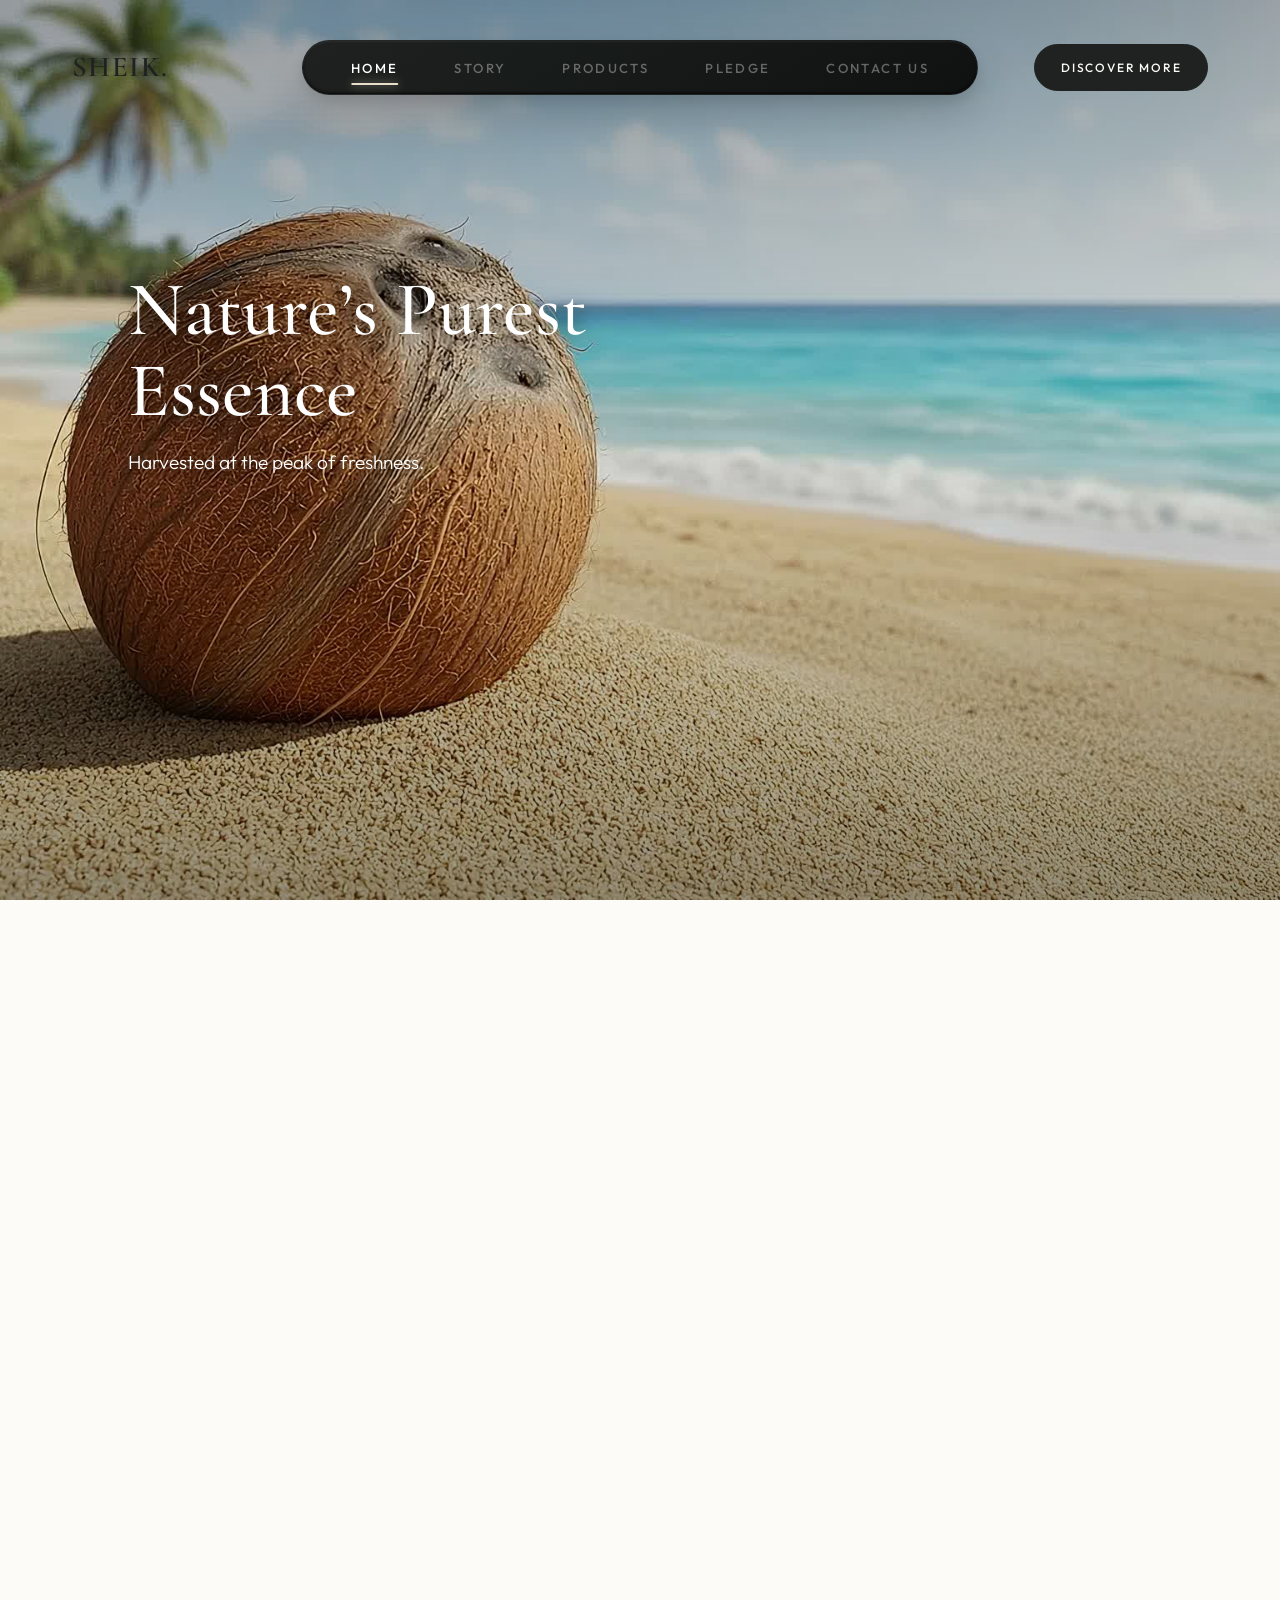
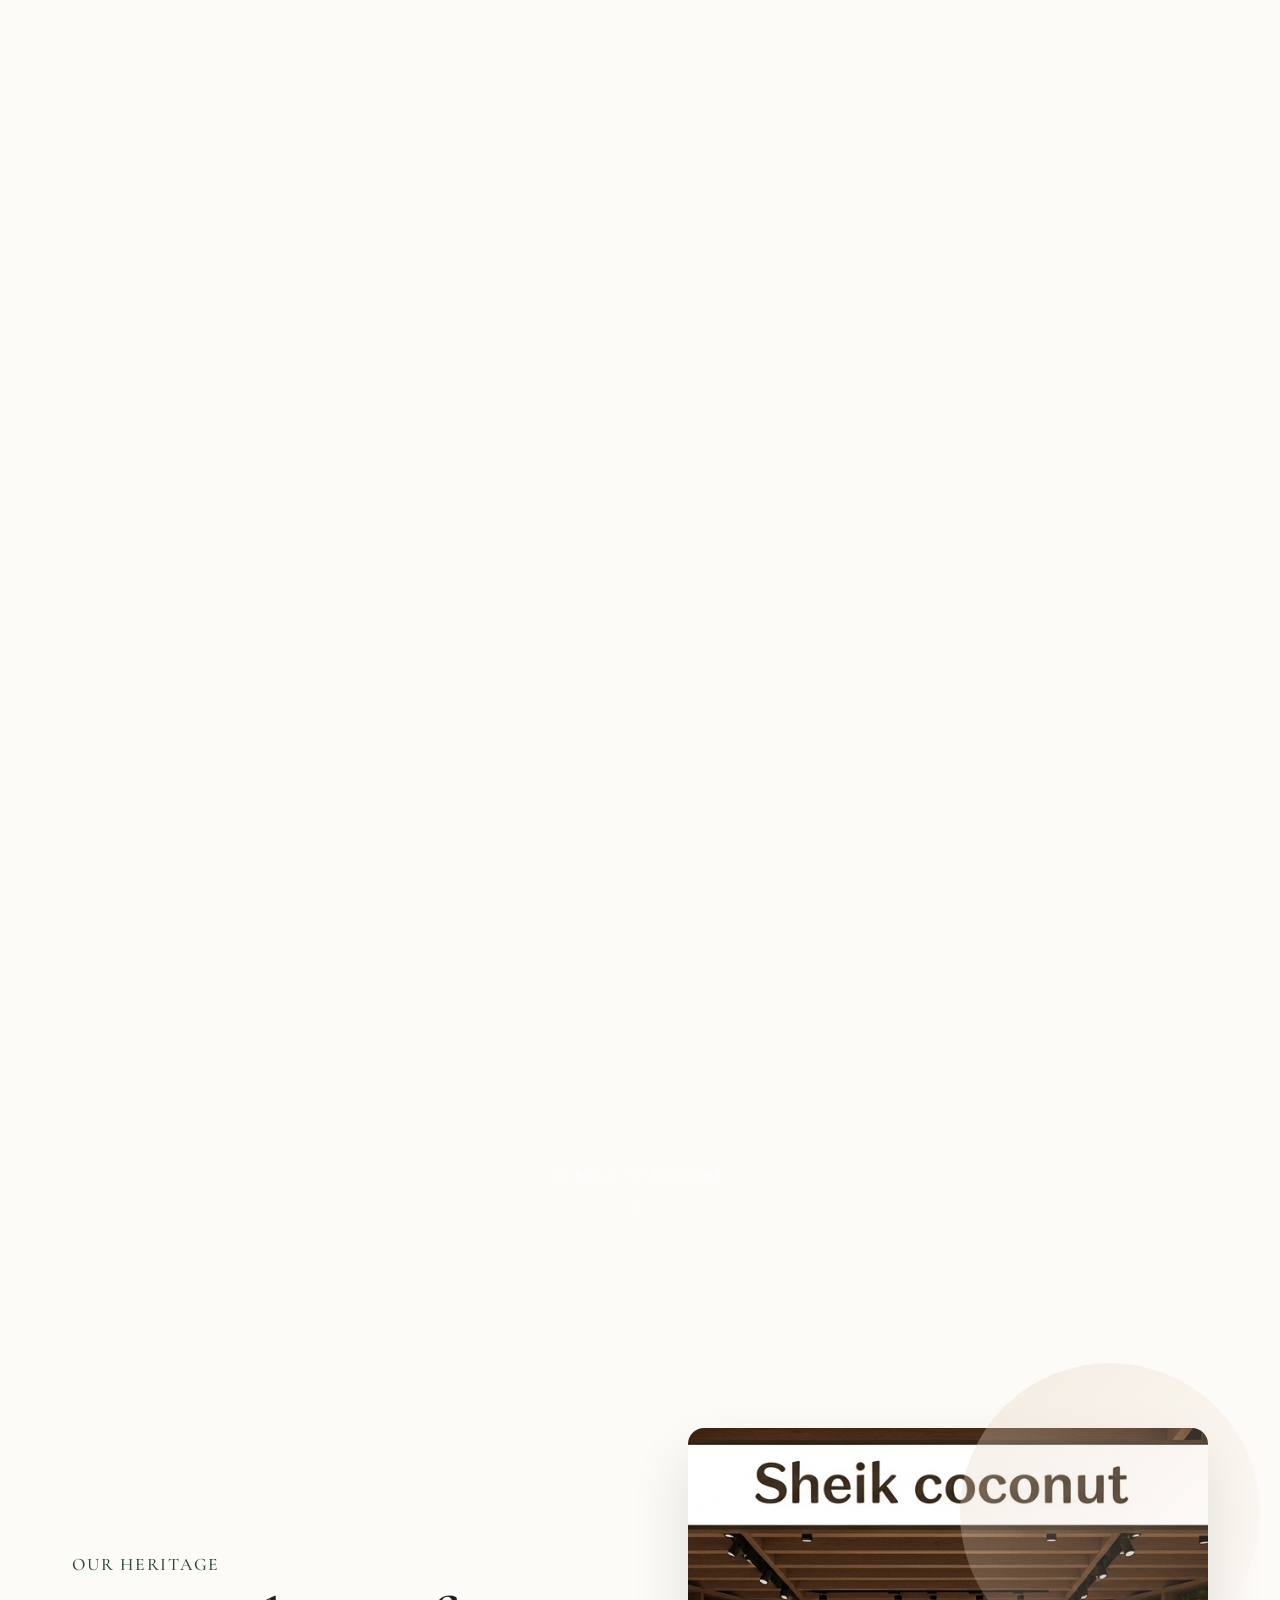
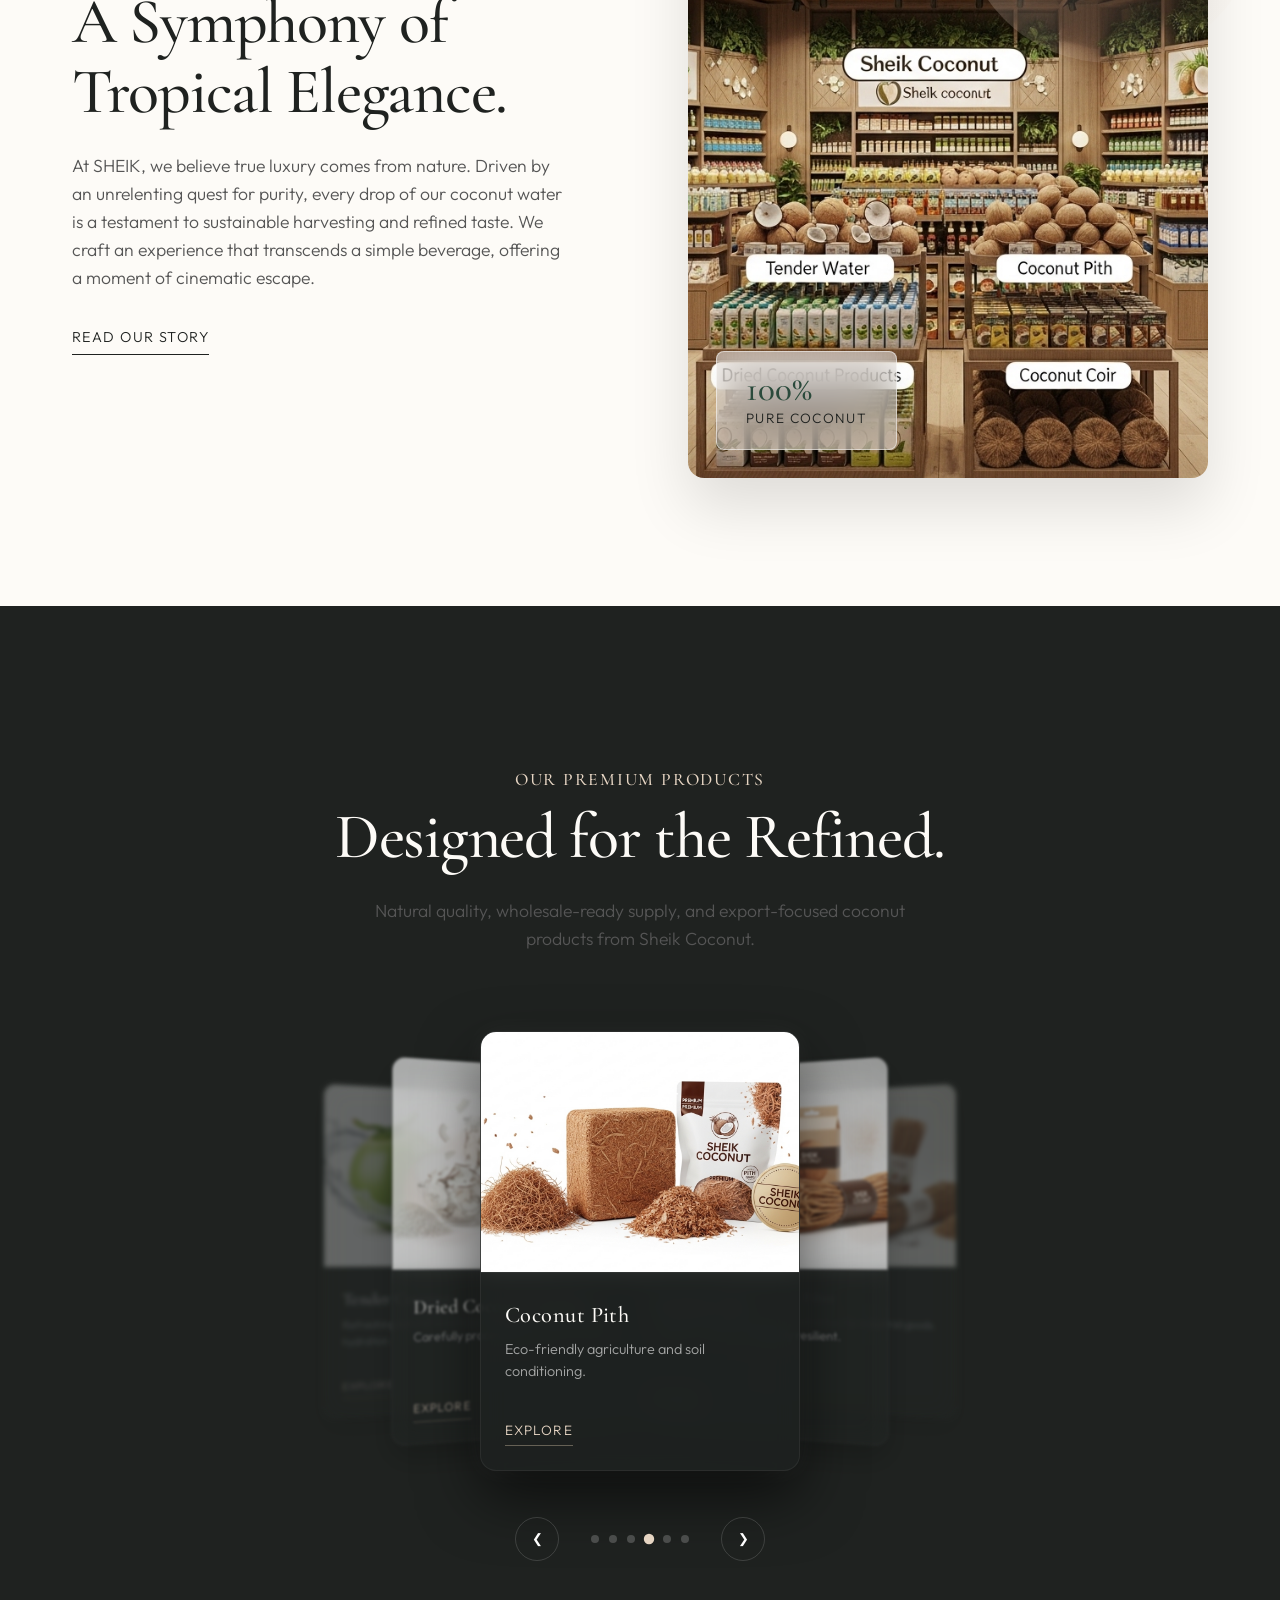
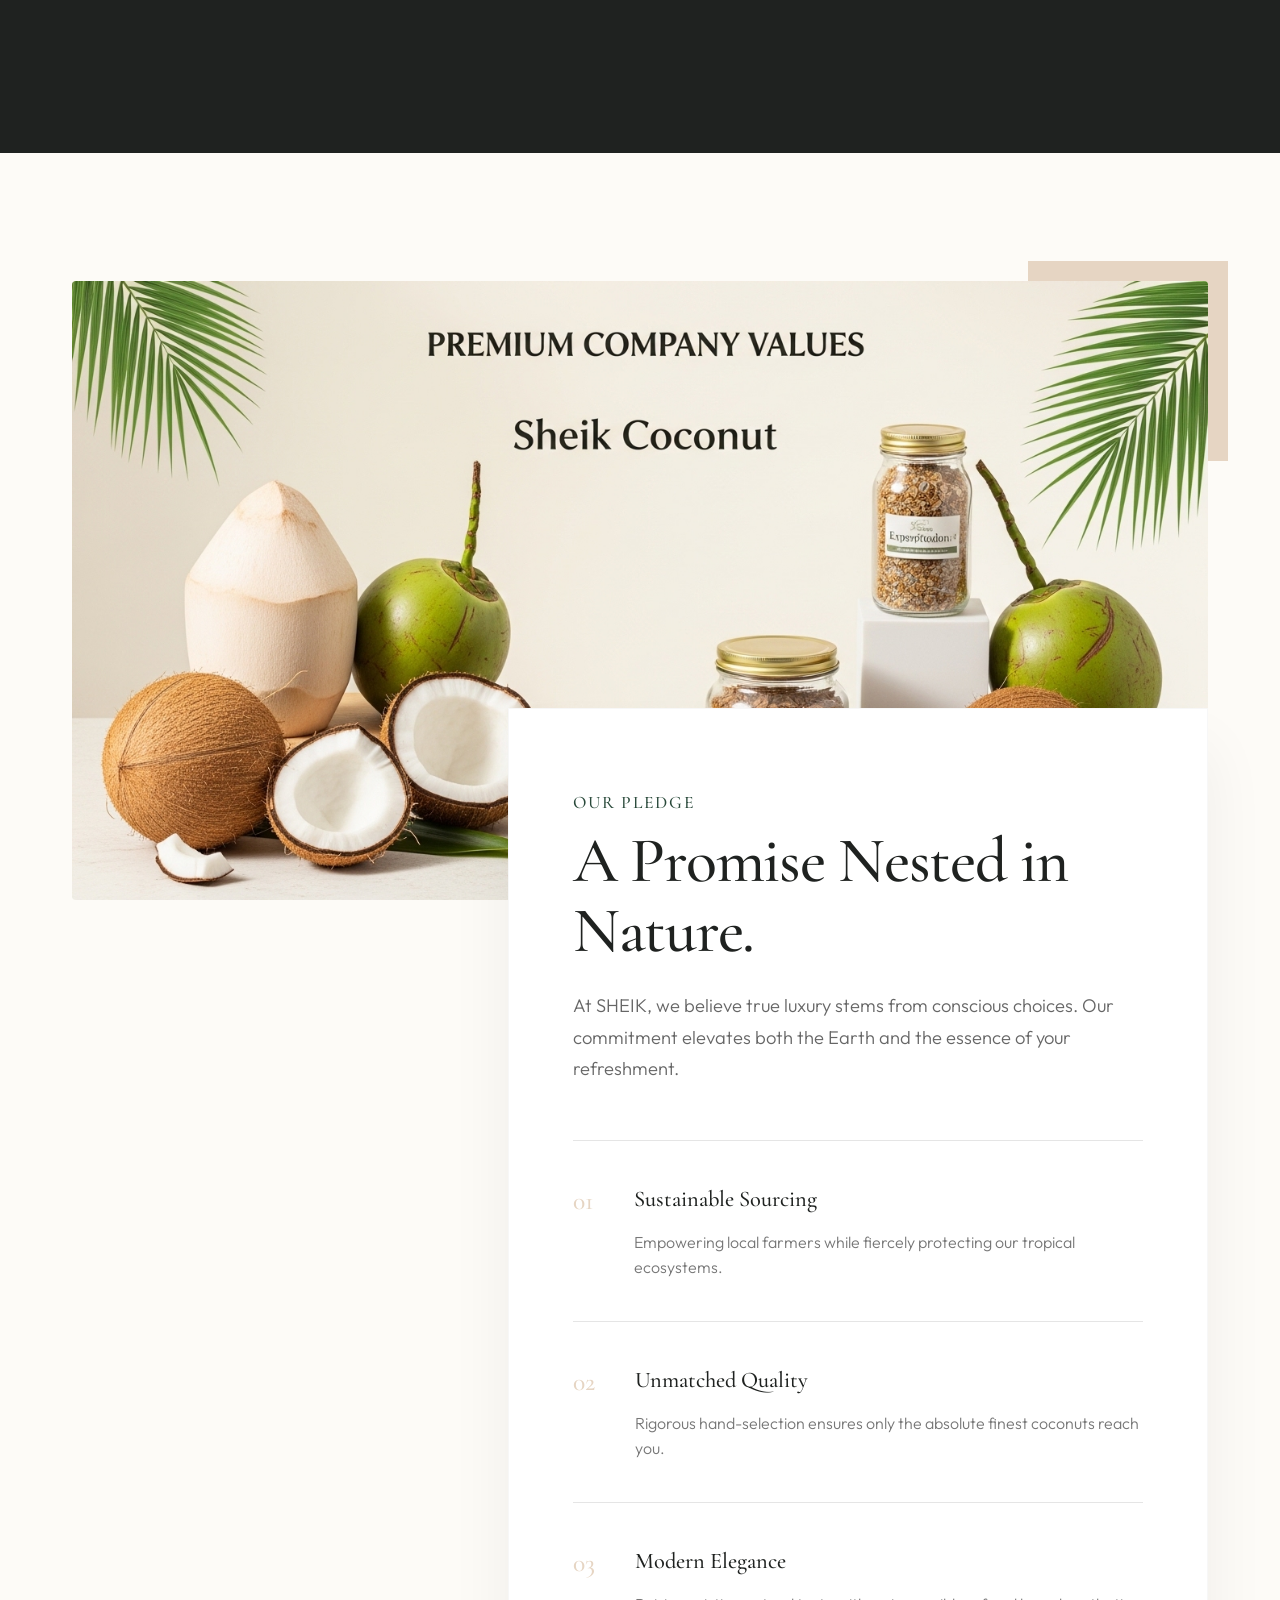
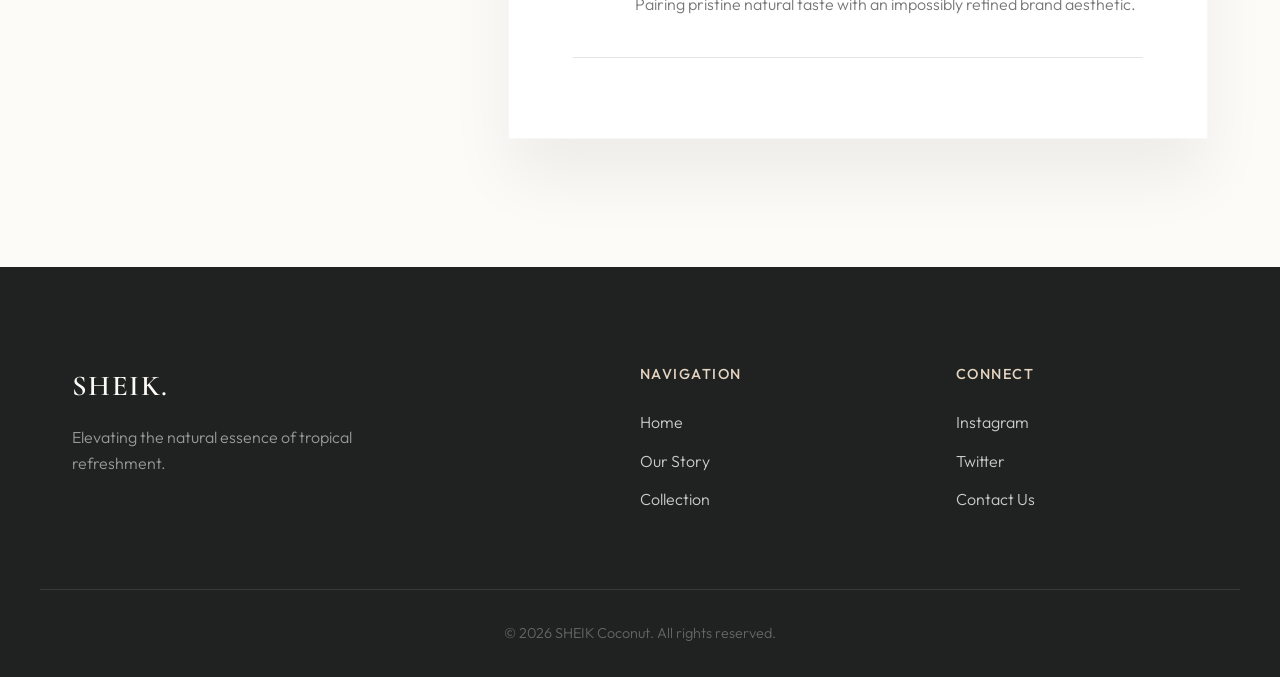
<file: index.html>
<!DOCTYPE html>
<html lang="en">
<head>
    <meta charset="UTF-8">
    <meta name="viewport" content="width=device-width, initial-scale=1.0">
    <title>SHEIK - Premium Coconut Water</title>
    <meta name="description" content="Discover the pure, natural freshness of SHEIK Coconut. Premium tropical beverages sourced sustainably.">
    <!-- Google Fonts for Typography -->
    <link rel="preconnect" href="https://fonts.googleapis.com">
    <link rel="preconnect" href="https://fonts.gstatic.com" crossorigin>
    <link href="https://fonts.googleapis.com/css2?family=Cormorant+Garamond:wght@400;500;600;700&family=Outfit:wght@300;400;500;600&display=swap" rel="stylesheet">
    <link rel="stylesheet" href="style.css">
</head>
<body>

    <!-- Header -->
    <header class="site-header">
        <div class="header-container">
            <div class="logo">
                <a href="#">SHEIK.</a>
            </div>
            <nav class="pill-nav">
                <ul>
                    <li><a href="index.html" class="active">Home</a></li>
                    <li><a href="./story.html">Story</a></li>
                    <li><a href="product.html">Products</a></li>
                    <li><a href="companyValue.html">Pledge</a></li>
                    <li><a href="contact.html">Contact Us</a></li>
                </ul>
            </nav>
            <div class="header-cta">
                <a href="product.html" class="btn-primary">Discover More</a>
            </div>
        </div>
    </header>

    <main>
        <!-- Hero Section with Canvas for Image Sequence -->
        <section class="hero" id="hero">
            <div class="canvas-container">
                <canvas id="hero-canvas"></canvas>
            </div>
            
            <div class="hero-content-wrapper">
                <!-- Text blocks synchronized with scroll -->
                <div class="hero-text-block seq-1 visible">
                    <h1 class="hero-title">Nature’s Purest <br>Essence</h1>
                    <p class="hero-subtitle">Harvested at the peak of freshness.</p>
                </div>
                
                <div class="hero-text-block seq-2">
                    <h2 class="hero-title-small">Tropical Origin</h2>
                    <p class="hero-subtitle">Sourced from the heart of pristine, sun-drenched shores.</p>
                </div>

                <div class="hero-text-block seq-3 bottom-right">
                    <h2 class="hero-title-small">Refreshing Taste</h2>
                    <p class="hero-subtitle">A sip of luxury that revitalizes your body and soul.</p>
                </div>
            </div>
            <div class="scroll-indicator">
                <span>Scroll to Explore</span>
                <div class="scroll-line"></div>
            </div>
        </section>

        <!-- About Section -->
        <section class="about section-spacing" id="about">
            <div class="container dual-col">
                <div class="about-content scroll-reveal">
                    <span class="eyebrow">Our Heritage</span>
                    <h2 class="section-title">A Symphony of Tropical Elegance.</h2>
                    <p class="section-body">
                        At SHEIK, we believe true luxury comes from nature. Driven by an unrelenting quest for purity, every drop of our coconut water is a testament to sustainable harvesting and refined taste.
                        We craft an experience that transcends a simple beverage, offering a moment of cinematic escape.
                    </p>
                    <a href="story.html" class="link-btn">Read our story</a>
                </div>
                <div class="about-visual scroll-reveal right-delay">
                    <div class="visual-panel">
                        <img 
                            src="assests/story/sheikCoconut.png" 
                            alt="SHEIK Coconut Water" 
                            class="coconut-img"
                        />
                        <div class="visual-inner glass-panel">
                            <h3>100%</h3>
                            <p>Pure Coconut</p>
                        </div>
                    </div>
                    <div class="decoration-circle"></div>
                </div>
            </div>
        </section>

        <!-- Product Section (3D Coverflow Carousel) -->
        <section class="products section-spacing dark-bg" id="products">
            <div class="container coverflow-wrapper">
                <div class="section-header text-center scroll-reveal">
                    <span class="eyebrow">Our Premium Products</span>
                    <h2 class="section-title">Designed for the Refined.</h2>
                    <p class="section-body mx-auto coverflow-subtitle">Natural quality, wholesale-ready supply, and export-focused coconut products from Sheik Coconut.</p>
                </div>
                
                <div class="coverflow-container scroll-reveal delay-1">
                    <div class="coverflow-track" id="cf-track">
                        <!-- Card 1 -->
                        <div class="coverflow-card">
                            <div class="cf-image-wrapper">
                                <img src="assests/products/sheik CoconutOil.jpeg" alt="Coconut Oil" loading="lazy">
                            </div>
                            <div class="cf-content">
                                <h3 class="cf-title">Coconut Oil</h3>
                                <p class="cf-desc">Pure, aromatic, and naturally extracted.</p>
                                <a href="product.html" class="cf-btn">Explore</a>
                            </div>
                        </div>

                        <!-- Card 2 -->
                        <div class="coverflow-card">
                            <div class="cf-image-wrapper">
                                <img src="assests/products/Sheik Coconut.jpeg" alt="Tender Coconut" loading="lazy">
                            </div>
                            <div class="cf-content">
                                <h3 class="cf-title">Tender Coconut</h3>
                                <p class="cf-desc">Refreshing natural sweetness and hydration.</p>
                                <a href="product.html" class="cf-btn">Explore</a>
                            </div>
                        </div>

                        <!-- Card 3 -->
                        <div class="coverflow-card">
                            <div class="cf-image-wrapper">
                                <img src="assests/products/Dry coconut.png" alt="Dried Coconut" loading="lazy">
                            </div>
                            <div class="cf-content">
                                <h3 class="cf-title">Dried Coconut Products</h3>
                                <p class="cf-desc">Carefully processed to retain rich flavor.</p>
                                <a href="product.html" class="cf-btn">Explore</a>
                            </div>
                        </div>

                        <!-- Card 4 -->
                        <div class="coverflow-card">
                            <div class="cf-image-wrapper">
                                <img src="assests/products/coconut-pith.jpeg" alt="Coconut Pith" loading="lazy">
                            </div>
                            <div class="cf-content">
                                <h3 class="cf-title">Coconut Pith</h3>
                                <p class="cf-desc">Eco-friendly agriculture and soil conditioning.</p>
                                <a href="product.html" class="cf-btn">Explore</a>
                            </div>
                        </div>

                        <!-- Card 5 -->
                        <div class="coverflow-card">
                            <div class="cf-image-wrapper">
                                <img src="assests/products/coconut-fibre.jpeg" alt="Coconut Coir" loading="lazy">
                            </div>
                            <div class="cf-content">
                                <h3 class="cf-title">Coconut Coir</h3>
                                <p class="cf-desc">Durable, versatile, and highly resilient.</p>
                                <a href="product.html" class="cf-btn">Explore</a>
                            </div>
                        </div>

                        <!-- Card 6 -->
                        <div class="coverflow-card">
                            <div class="cf-image-wrapper">
                                <img src="assests/products/Coconut-fibre-2.jpeg" alt="Coconut Fibre" loading="lazy">
                            </div>
                            <div class="cf-content">
                                <h3 class="cf-title">Coconut Fibre</h3>
                                <p class="cf-desc">Sustainable extraction for industrial goods.</p>
                                <a href="product.html" class="cf-btn">Explore</a>
                            </div>
                        </div>
                    </div>
                </div>

                <div class="coverflow-navigation scroll-reveal delay-2">
                    <button class="cf-nav-btn prev" id="cf-prev">&#10094;</button>
                    <div class="cf-pagination" id="cf-pagination"></div>
                    <button class="cf-nav-btn next" id="cf-next">&#10095;</button>
                </div>

            </div>
        </section>

        <!-- Company Values / Our Pledge (Editorial Asymmetry) -->
        <section class="pledge-editorial-section section-spacing" id="company">
            <div class="container pledge-editorial-container">
                <div class="pledge-image-block scroll-reveal">
                    <!-- Premium Tropical Image from Unsplash -->
                    <img src="assests/CompanyValue/companyValue.jpeg" alt="Sustainable Tropical Harvesting" class="pledge-img">
                    <div class="pledge-img-accent"></div>
                </div>
                
                <div class="pledge-text-block scroll-reveal right-delay">
                    <div class="pledge-text-inner soft-shadow">
                        <span class="eyebrow">Our Pledge</span>
                        <h2 class="section-title">A Promise Nested in Nature.</h2>
                        <p class="pledge-intro">
                            At SHEIK, we believe true luxury stems from conscious choices. Our commitment elevates both the Earth and the essence of your refreshment.
                        </p>
                        
                        <div class="pledge-list">
                            <a href="companyValue.html#sustainable-sourcing" class="pledge-list-item hover-trigger" style="text-decoration: none;">
                                <span class="pledge-number">01</span>
                                <div class="pledge-item-content">
                                    <h4>Sustainable Sourcing</h4>
                                    <p>Empowering local farmers while fiercely protecting our tropical ecosystems.</p>
                                </div>
                            </a>
                            <a href="companyValue.html#unmatched-quality" class="pledge-list-item hover-trigger" style="text-decoration: none;">
                                <span class="pledge-number">02</span>
                                <div class="pledge-item-content">
                                    <h4>Unmatched Quality</h4>
                                    <p>Rigorous hand-selection ensures only the absolute finest coconuts reach you.</p>
                                </div>
                            </a>
                            <a href="companyValue.html#modern-elegance" class="pledge-list-item hover-trigger" style="text-decoration: none;">
                                <span class="pledge-number">03</span>
                                <div class="pledge-item-content">
                                    <h4>Modern Elegance</h4>
                                    <p>Pairing pristine natural taste with an impossibly refined brand aesthetic.</p>
                                </div>
                            </a>
                        </div>
                    </div>
                </div>
            </div>
        </section>
    </main>

    <!-- Footer -->
    <footer class="site-footer">
        <div class="container footer-grid">
            <div class="footer-brand">
                <div class="logo">SHEIK.</div>
                <p>Elevating the natural essence of tropical refreshment.</p>
            </div>
            <div class="footer-links">
                <h4>Navigation</h4>
                <ul>
                    <li><a href="#hero">Home</a></li>
                    <li><a href="#about">Our Story</a></li>
                    <li><a href="product.html">Collection</a></li>
                </ul>
            </div>
            <div class="footer-contact">
                <h4>Connect</h4>
                <ul>
                    <li><a href="#">Instagram</a></li>
                    <li><a href="#">Twitter</a></li>
                    <li><a href="#">Contact Us</a></li>
                </ul>
            </div>
        </div>
        <div class="container footer-bottom">
            <p>&copy; 2026 SHEIK Coconut. All rights reserved.</p>
        </div>
    </footer>

    <script src="main.js"></script>
</body>
</html>
</file>
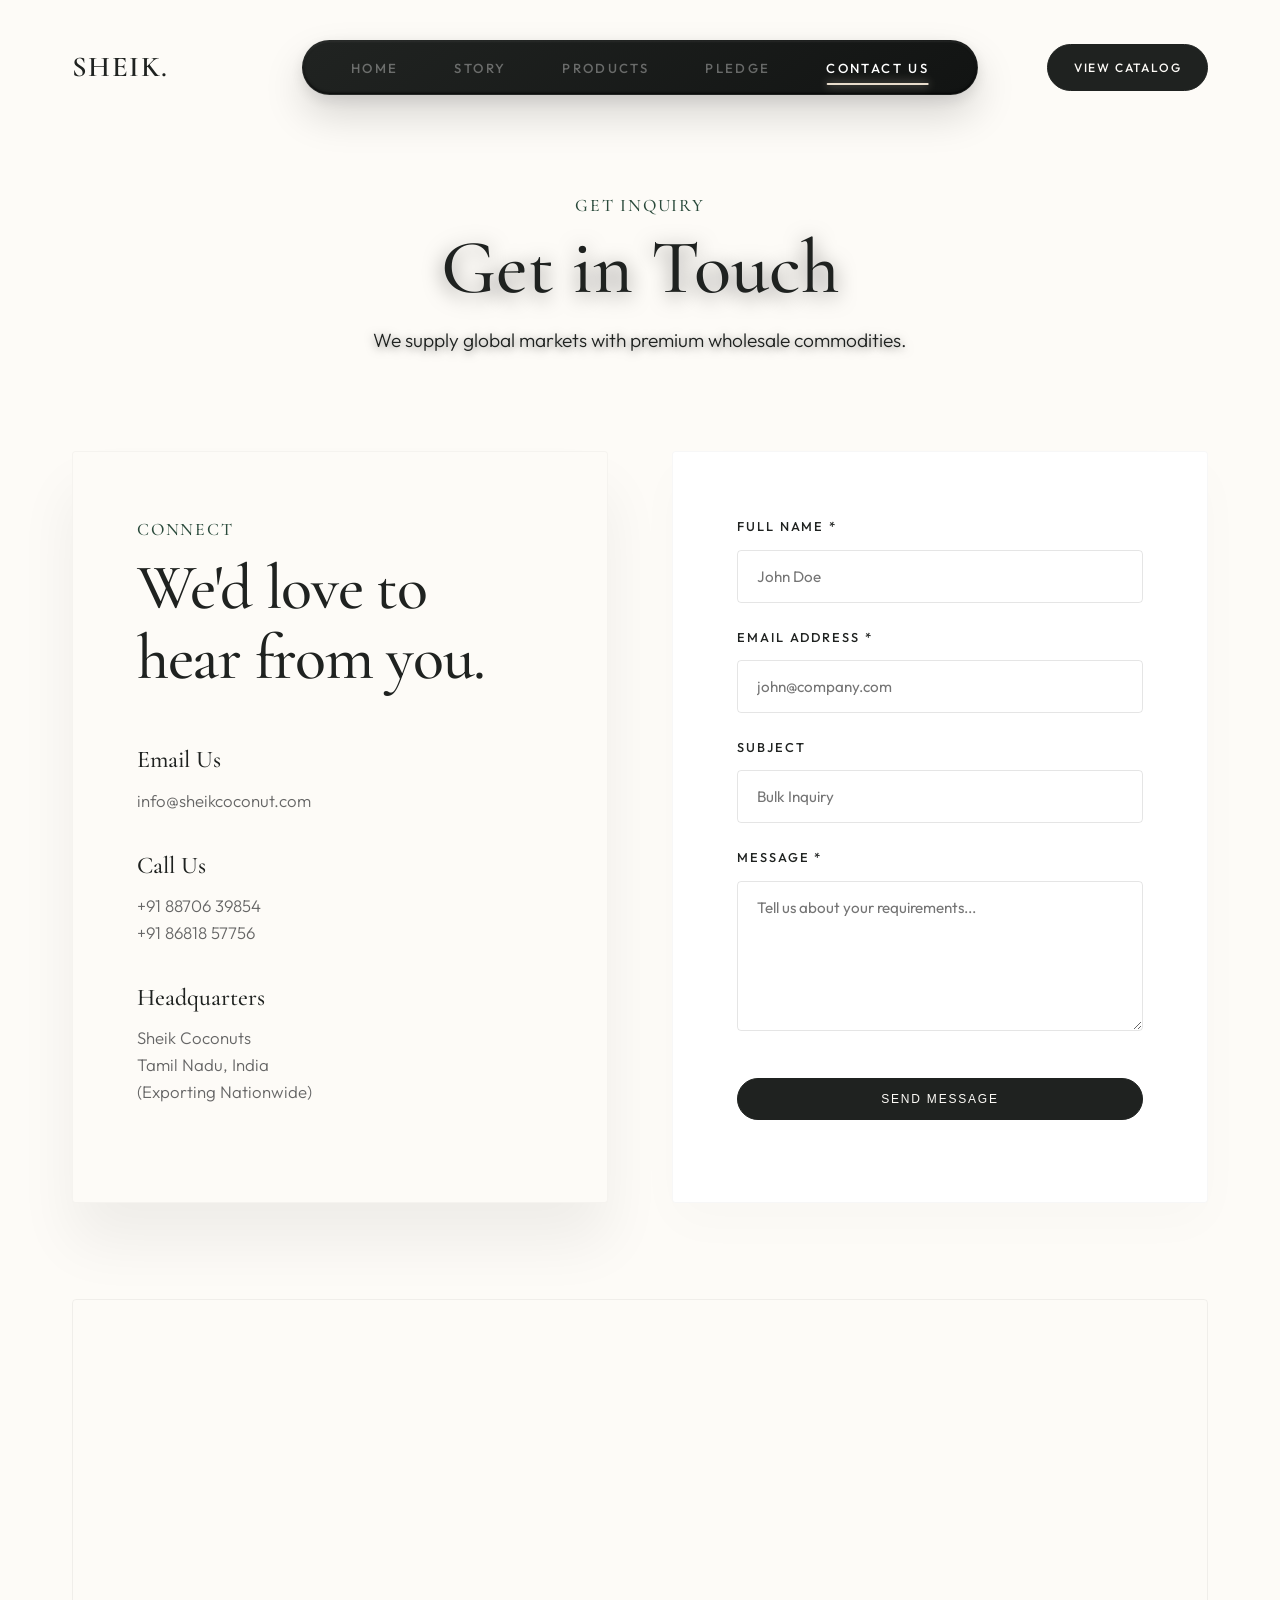
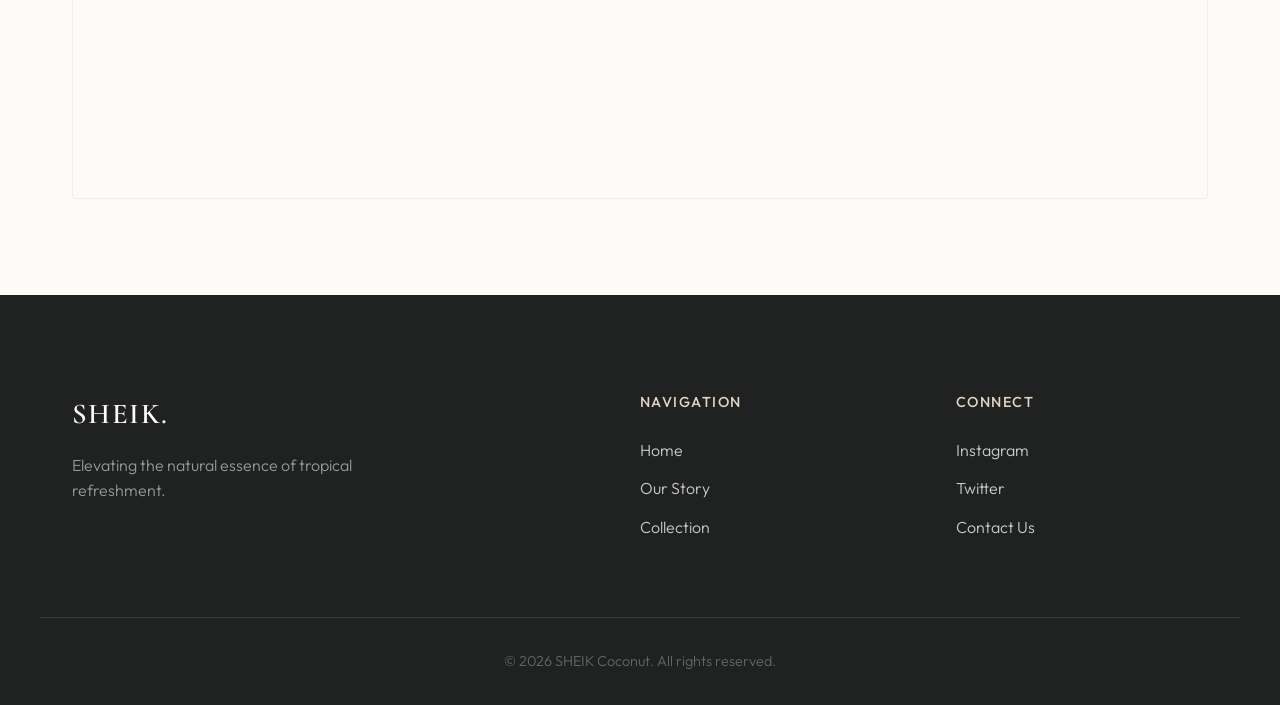
<file: contact.html>
<!DOCTYPE html>
<html lang="en">

<head>
    <meta charset="UTF-8">
    <meta name="viewport" content="width=device-width, initial-scale=1.0">
    <title>Contact Us — SHEIK Coconut</title>
    <meta name="description" content="Get in touch with Sheik Coconut for bulk orders, wholesale inquiries, and partnerships.">
    <!-- Google Fonts for Typography -->
    <link rel="preconnect" href="https://fonts.googleapis.com">
    <link rel="preconnect" href="https://fonts.gstatic.com" crossorigin>
    <link href="https://fonts.googleapis.com/css2?family=Cormorant+Garamond:wght@300;400;500;600;700&family=Outfit:wght@300;400;500;600&display=swap" rel="stylesheet">
    <link rel="stylesheet" href="style.css">
    <style>
        .contact-hero {
            padding: 12rem 0 6rem 0;
            background-color: var(--clr-bg);
            text-align: center;
        }
        .contact-grid {
            display: grid;
            grid-template-columns: 1fr 1fr;
            gap: 4rem;
            margin-bottom: 6rem;
        }
        .contact-info {
            padding: 4rem;
            background-color: #fdfbf7;
            border-radius: 4px;
            border: 1px solid rgba(0,0,0,0.03);
            text-align: left;
        }
        .contact-form {
            padding: 4rem;
            background-color: #fff;
            border-radius: 4px;
            border: 1px solid rgba(0,0,0,0.03);
            box-shadow: 0 20px 50px rgba(0,0,0,0.02);
        }
        .form-group {
            margin-bottom: 1.5rem;
            text-align: left;
        }
        .form-group label {
            display: block;
            font-family: var(--font-body);
            font-size: 0.8rem;
            text-transform: uppercase;
            letter-spacing: 0.15em;
            color: var(--clr-text);
            margin-bottom: 0.8rem;
            font-weight: 500;
        }
        .form-control {
            width: 100%;
            padding: 1rem 1.2rem;
            border: 1px solid rgba(0,0,0,0.1);
            border-radius: 4px;
            font-family: var(--font-body);
            font-size: 0.95rem;
            background-color: transparent;
            transition: border-color var(--trans-default), box-shadow var(--trans-default);
            color: var(--clr-text);
        }
        .form-control:focus {
            outline: none;
            border-color: var(--clr-accent);
            box-shadow: 0 0 0 3px rgba(34, 46, 38, 0.05); /* accent color glow */
        }
        textarea.form-control {
            min-height: 150px;
            resize: vertical;
        }
        .map-container {
            width: 100%;
            height: 500px;
            border-radius: 4px;
            overflow: hidden;
            margin-bottom: 6rem;
            border: 1px solid rgba(0,0,0,0.05);
        }
        .map-container iframe {
            width: 100%;
            height: 100%;
            border: none;
        }
        .contact-details-list {
            list-style: none;
            padding: 0;
            margin: 0;
            margin-top: 3rem;
        }
        .contact-details-list li {
            margin-bottom: 2rem;
            font-size: 1.05rem;
            color: #666;
            line-height: 1.6;
        }
        .contact-details-list strong {
            color: var(--clr-text);
            font-family: var(--font-heading);
            font-size: 1.5rem;
            font-weight: 500;
            display: block;
            margin-bottom: 0.5rem;
        }
        .submit-btn {
            width: 100%;
            text-align: center;
            cursor: pointer;
            margin-top: 1rem;
        }
        .success-msg, .error-msg {
            display: none;
            padding: 1rem;
            margin-bottom: 1.5rem;
            border-radius: 4px;
            font-size: 0.9rem;
            text-align: center;
        }
        .success-msg { background-color: #e6f4ea; color: #1e4620; border: 1px solid #cce8d6; }
        .error-msg { background-color: #fce8e6; color: #c5221f; border: 1px solid #fad2cf; }

        @media (max-width: 900px) {
            .contact-grid { grid-template-columns: 1fr; gap: 2rem; }
            .contact-info, .contact-form { padding: 2.5rem 1.5rem; }
            .contact-hero { padding: 10rem 0 4rem 0; }
        }
    </style>
</head>

<body>

    <!-- Header -->
    <header class="site-header">
        <div class="header-container">
            <div class="logo">
                <a href="index.html">SHEIK.</a>
            </div>
            <nav class="pill-nav">
                <ul>
                    <li><a href="index.html">Home</a></li>
                    <li><a href="story.html">Story</a></li>
                    <li><a href="product.html">Products</a></li>
                    <li><a href="companyValue.html">Pledge</a></li>
                    <li><a href="contact.html" class="active">Contact Us</a></li>
                </ul>
            </nav>
            <div class="header-cta">
                <a href="product.html" class="btn-primary">View Catalog</a>
            </div>
        </div>
    </header>

    <main>
        <section class="contact-hero">
            <div class="container text-center">
                <span class="eyebrow fade-up">Get Inquiry</span>
                <h1 class="hero-title fade-up delay-1">Get in Touch</h1>
                <p class="hero-subtitle fade-up delay-2">We supply global markets with premium wholesale commodities.</p>
            </div>
        </section>

        <section class="contact-section scroll-reveal fade-up delay-3">
            <div class="container">
                <div class="contact-grid">

                    <!-- Contact Information -->
                    <div class="contact-info soft-shadow">
                        <span class="eyebrow">Connect</span>
                        <h2 class="section-title">We'd love to hear from you.</h2>
                        <ul class="contact-details-list">
                            <li>
                                <div>
                                    <strong>Email Us</strong>
                                    info@sheikcoconut.com<br>
                                </div>
                            </li>
                            <li>
                                <div>
                                    <strong>Call Us</strong>
                                    +91 88706 39854<br>
                                    +91 86818 57756
                                </div>
                            </li>
                            <li>
                                <div>
                                    <strong>Headquarters</strong>
                                    Sheik Coconuts<br>
                                   Tamil Nadu, India<br>
                                    (Exporting Nationwide)
                                </div>
                            </li>
                        </ul>
                    </div>

                    <!-- Contact Form -->
                    <div class="contact-form">
                        <div id="form-messages"></div>
                        <form id="contactForm" action="https://formspree.io/f/YOUR_FORM_ID" method="POST">
                            <div class="form-group">
                                <label for="name">Full Name *</label>
                                <input type="text" id="name" name="name" class="form-control" required placeholder="John Doe">
                            </div>
                            <div class="form-group">
                                <label for="email">Email Address *</label>
                                <input type="email" id="email" name="email" class="form-control" required placeholder="john@company.com">
                            </div>
                            <div class="form-group">
                                <label for="subject">Subject</label>
                                <input type="text" id="subject" name="subject" class="form-control" placeholder="Bulk Inquiry">
                            </div>
                            <div class="form-group">
                                <label for="message">Message *</label>
                                <textarea id="message" name="message" class="form-control" required placeholder="Tell us about your requirements..."></textarea>
                            </div>
                            <button type="submit" class="btn-primary submit-btn">Send Message</button>
                        </form>
                    </div>

                </div>

                <!-- Google Maps Embed pinned location -->
                <div class="map-container scroll-reveal">
                    <!-- Embedded Kerala Location - generic beautiful mapping -->
                    <iframe src="https://www.google.com/maps/embed?pb=!1m18!1m12!1m3!1d4013063.268713214!2d74.19519119643444!3d10.536768783477839!2m3!1f0!2f0!3f0!3m2!1i1024!2i768!4f13.1!3m3!1m2!1s0x3b0812ffd49cdb11%3A0x7e8ede071422baa8!2sKerala!5e0!3m2!1sen!2sin!4v1700000000000!5m2!1sen!2sin" allowfullscreen="" loading="lazy" referrerpolicy="no-referrer-when-downgrade"></iframe>
                </div>

            </div>
        </section>

    </main>

    <!-- Footer -->
    <footer class="site-footer">
        <div class="container footer-grid">
            <div class="footer-brand">
                <div class="logo">SHEIK.</div>
                <p>Elevating the natural essence of tropical refreshment.</p>
            </div>
            <div class="footer-links">
                <h4>Navigation</h4>
                <ul>
                    <li><a href="index.html">Home</a></li>
                    <li><a href="story.html">Our Story</a></li>
                    <li><a href="product.html">Collection</a></li>
                </ul>
            </div>
            <div class="footer-contact">
                <h4>Connect</h4>
                <ul>
                    <li><a href="#">Instagram</a></li>
                    <li><a href="#">Twitter</a></li>
                    <li><a href="contact.html">Contact Us</a></li>
                </ul>
            </div>
        </div>
        <div class="container footer-bottom">
            <p>&copy; 2026 SHEIK Coconut. All rights reserved.</p>
        </div>
    </footer>

    <script src="main.js"></script>
    <script>
        // Simple form submission script with UX feedback
        const form = document.getElementById('contactForm');
        const formMessages = document.getElementById('form-messages');

        form.addEventListener('submit', function(e) {
            e.preventDefault();
            const formData = new FormData(form);

            // Change YOUR_FORM_ID to the actual ID provided when you sign up at Formspree.io
            fetch('https://formspree.io/f/mlgoplqe', {
                method: 'POST',
                body: formData,
                headers: {
                    'Accept': 'application/json'
                }
            })
            .then(response => {
                if (response.ok) {
                    formMessages.innerHTML = '<div class="success-msg" style="display:block;">Thank you! Your message has been sent successfully. We will get back to you shortly.</div>';
                    form.reset();
                } else {
                    formMessages.innerHTML = '<div class="error-msg" style="display:block;">Sorry, there was an error sending your message. Please try again later.</div>';
                }
            })
            .catch(error => {
                formMessages.innerHTML = '<div class="error-msg" style="display:block;">Sorry, there was a network error. Please try again later.</div>';
            });
        });
    </script>
</body>
</html>
</file>
<file: style.css>
/* ==========================================================================
   CSS Variables & Global Settings
   ========================================================================== */
   :root {
    /* Colors */
    --clr-bg: #FDFBF7;
    --clr-bg-dark: #1F2220;
    --clr-text: #1F2220;
    --clr-text-light: #FDFBF7;
    --clr-accent: #2A4A3B; /* Tropical Green */
    --clr-sand: #E6D5C3;
    --clr-earth: #4A3728;
    
    /* Typography */
    --font-heading: 'Cormorant Garamond', serif;
    --font-body: 'Outfit', sans-serif;
    
    /* Spacing & Sizes */
    --section-pad: 8rem 0;
    --container-w: 1200px;
    
    /* Transitions */
    --ease-smooth: cubic-bezier(0.25, 1, 0.5, 1);
    --trans-default: 0.4s var(--ease-smooth);
    --trans-slow: 0.8s var(--ease-smooth);
}

/* ==========================================================================
   Reset & Base Styles
   ========================================================================== */
* {
    margin: 0;
    padding: 0;
    box-sizing: border-box;
}

html {
    scroll-behavior: smooth;
    scroll-padding-top: 120px;
    font-size: 16px;
}

body {
    background-color: var(--clr-bg);
    color: var(--clr-text);
    font-family: var(--font-body);
    font-weight: 300;
    line-height: 1.6;
    overflow-x: hidden;
    -webkit-font-smoothing: antialiased;
}

h1, h2, h3, h4, .logo, .eyebrow {
    font-family: var(--font-heading);
    font-weight: 500;
}

a {
    text-decoration: none;
    color: inherit;
}

ul {
    list-style: none;
}

.container {
    max-width: var(--container-w);
    margin: 0 auto;
    padding: 0 2rem;
}

.section-spacing {
    padding: var(--section-pad);
}

.dark-bg {
    background-color: var(--clr-bg-dark);
    color: var(--clr-text-light);
}

/* ==========================================================================
   Typography Classes
   ========================================================================== */
.section-title {
    font-size: clamp(2.5rem, 5vw, 4rem);
    line-height: 1.1;
    margin-bottom: 1.5rem;
    letter-spacing: -0.02em;
}

.eyebrow {
    display: block;
    font-size: 1.1rem;
    color: var(--clr-accent);
    text-transform: uppercase;
    letter-spacing: 0.1em;
    margin-bottom: 0.5rem;
}
.dark-bg .eyebrow {
    color: var(--clr-sand);
}

.section-body {
    font-size: 1.1rem;
    color: #555;
    margin-bottom: 2rem;
    max-width: 500px;
}

/* ==========================================================================
   Header & Premium Pill Navigation
   ========================================================================== */
.site-header {
    position: fixed;
    top: 0;
    left: 0;
    width: 100%;
    padding: 2.5rem 0;
    z-index: 1000;
    transition: padding var(--trans-default);
    pointer-events: none; /* Let clicks pass behind header spacing */
}

.site-header.scrolled {
    padding: 1.5rem 0;
}

.header-container {
    max-width: var(--container-w);
    margin: 0 auto;
    padding: 0 2rem;
    display: flex;
    justify-content: center; /* Absolutely center the pill */
    align-items: center;
    position: relative;
    pointer-events: auto; /* Re-enable clicks for items inside */
}

/* General Logo Styles */
.logo {
    font-family: var(--font-heading);
    font-size: 1.8rem;
    font-weight: 600;
    letter-spacing: 0.05em;
}

/* Float logo completely left inside the header */
.site-header .logo {
    position: absolute;
    left: 2rem;
}

.logo a {
    color: var(--clr-text);
    text-decoration: none;
    transition: color var(--trans-default);
}

/* Premium Pill Style Container */
.pill-nav {
    background: linear-gradient(145deg, rgba(28, 31, 29, 0.98) 0%, rgba(13, 15, 14, 0.98) 100%);
    backdrop-filter: blur(25px);
    -webkit-backdrop-filter: blur(25px);
    border-radius: 50px;
    padding: 0.85rem 3rem;
    box-shadow: 
        inset 0 1px 2px rgba(255, 255, 255, 0.08), /* soft top reflection */
        inset 0 -1px 3px rgba(0, 0, 0, 0.8), /* dark bottom edge depth */
        0 20px 40px rgba(0, 0, 0, 0.15), /* drop shadow */
        0 5px 15px rgba(0, 0, 0, 0.1);
    border: 1px solid rgba(255, 255, 255, 0.04);
}

.pill-nav ul {
    display: flex;
    gap: 3.5rem;
    list-style: none;
    align-items: center;
    margin: 0;
    padding: 0;
}

.pill-nav a {
    font-family: var(--font-body);
    font-size: 0.82rem;
    font-weight: 500;
    text-transform: uppercase;
    letter-spacing: 0.18em;
    color: rgba(255, 255, 255, 0.35); /* Dim inactive state */
    text-decoration: none;
    position: relative;
    padding: 0.5rem 0;
    transition: color 0.4s cubic-bezier(0.25, 1, 0.5, 1);
}

/* Luxury active state highlight (Glowing under-tab) */
.pill-nav a::after {
    content: '';
    position: absolute;
    bottom: -1px;
    left: 50%;
    transform: translateX(-50%);
    width: 0;
    height: 2px;
    background: #E8DCCB; /* Soft warm-sand glow matching Sheik luxury constraints */
    box-shadow: 0 0 10px rgba(232, 220, 203, 0.7);
    transition: width 0.4s cubic-bezier(0.25, 1, 0.5, 1), opacity 0.4s;
    opacity: 0;
    border-radius: 2px;
}

.pill-nav a:hover {
    color: rgba(255, 255, 255, 0.75);
}

.pill-nav a.active {
    color: #ffffff;
}

.pill-nav a.active::after,
.pill-nav a:hover::after {
    width: 100%;
    opacity: 1;
}

/* Floating CTA button right side */
.header-cta {
    position: absolute;
    right: 2rem;
}

.btn-primary {
    display: inline-block;
    padding: 0.8rem 1.6rem;
    background-color: var(--clr-text);
    color: var(--clr-bg);
    border: 1px solid var(--clr-text);
    font-size: 0.75rem;
    font-weight: 500;
    text-transform: uppercase;
    letter-spacing: 0.15em;
    border-radius: 50px;
    transition: all 0.4s var(--ease-smooth);
    text-decoration: none;
}

.btn-primary:hover {
    background-color: transparent;
    color: var(--clr-text);
    transform: translateY(-2px);
}

/* Pages using dark heroes override the logo and CTA styling easily: */
.dark-header .logo a { color: var(--clr-bg); }
.dark-header .btn-primary { background-color: var(--clr-bg); color: var(--clr-text); border-color: var(--clr-bg); }
.dark-header .btn-primary:hover { background-color: transparent; color: var(--clr-bg); }

/* Responsive adjustments */
@media (max-width: 1150px) {
    .header-cta { display: none; } /* Hide CTA to prevent nav collision */
    .pill-nav { padding: 0.85rem 2rem; }
    .pill-nav ul { gap: 2rem; }
}

@media (max-width: 800px) {
    .pill-nav { padding: 0.8rem 1.2rem; }
    .pill-nav ul { gap: 1.2rem; }
    .pill-nav a { font-size: 0.65rem; letter-spacing: 0.12em; }
}

@media (max-width: 600px) {
    .logo { display: none; } /* Complete focus on the elegant pill on tiny screens */
    .header-container { padding: 0 1rem; }
}

/* ==========================================================================
   Hero & Canvas Sequence
   ========================================================================== */
/* The hero container determines how long the scroll animation lasts */
.hero {
    height: 500vh; /* Adjust length of scroll sequence */
    position: relative;
}

/* Canvas is pinned to screen while scrolling through hero */
.canvas-container {
    position: sticky;
    top: 0;
    left: 0;
    width: 100%;
    height: 100vh;
    overflow: hidden;
    background-color: var(--clr-bg);
    z-index: 1;
}

/* Add a very subtle overlay so text pops better on imagery */
.canvas-container::after {
    content: '';
    position: absolute;
    inset: 0;
    background: linear-gradient(180deg, rgba(0,0,0,0.3) 0%, rgba(0,0,0,0.05) 50%, rgba(0,0,0,0.4) 100%);
    pointer-events: none;
    z-index: 2;
}

#hero-canvas {
    width: 100%;
    height: 100%;
    object-fit: cover;
    display: block;
}

.hero-content-wrapper {
    position: fixed;
    top: 0;
    left: 0;
    width: 100%;
    height: 100vh;
    pointer-events: none;
    z-index: 10;
}

.hero-text-block {
    position: absolute;
    top: 30%;
    left: 10%;
    color: #fff;
    opacity: 0;
    transform: translateY(30px);
    transition: opacity 0.6s ease-out, transform 0.6s ease-out;
    max-width: 500px;
}

.hero-text-block.visible {
    opacity: 1;
    transform: translateY(0);
}

.hero-title {
    font-size: clamp(3rem, 6vw, 5rem);
    line-height: 1.05;
    margin-bottom: 1rem;
    text-shadow: 0 4px 20px rgba(0,0,0,0.5);
}

.hero-title-small {
    font-size: clamp(2rem, 4vw, 3rem);
    line-height: 1.1;
    margin-bottom: 0.5rem;
    text-shadow: 0 2px 10px rgba(0,0,0,0.5);
}

.hero-subtitle {
    font-size: 1.2rem;
    font-weight: 300;
    text-shadow: 0 2px 10px rgba(0,0,0,0.5);
}

/* Positioning variants for different sequence frames */
.hero-text-block.bottom-right {
    top: auto;
    bottom: 20%;
    left: auto;
    right: 10%;
    text-align: right;
}

.scroll-indicator {
    position: absolute;
    bottom: 40px;
    left: 50%;
    transform: translateX(-50%);
    z-index: 10;
    color: #fff;
    font-size: 0.8rem;
    text-transform: uppercase;
    letter-spacing: 0.2em;
    display: flex;
    flex-direction: column;
    align-items: center;
    gap: 15px;
    opacity: 0.8;
}

.scroll-line {
    width: 1px;
    height: 60px;
    background-color: rgba(255,255,255,0.3);
    position: relative;
    overflow: hidden;
}

.scroll-line::after {
    content: '';
    position: absolute;
    top: 0;
    left: 0;
    width: 100%;
    height: 30%;
    background-color: #fff;
    animation: scrollLine 2s cubic-bezier(0.77, 0, 0.175, 1) infinite;
}

@keyframes scrollLine {
    0% { transform: translateY(-100%); }
    100% { transform: translateY(300%); }
}

/* ==========================================================================
   Layout Styles (About, Product, Company)
   ========================================================================== */
.dual-col {
    display: grid;
    grid-template-columns: 1fr 1fr;
    gap: 6rem;
    align-items: center;
}

.link-btn {
    display: inline-block;
    padding-bottom: 0.3rem;
    border-bottom: 1px solid var(--clr-text);
    text-transform: uppercase;
    font-size: 0.9rem;
    letter-spacing: 0.1em;
    transition: color var(--trans-default), border-color var(--trans-default);
}

.link-btn:hover {
    color: var(--clr-accent);
    border-color: var(--clr-accent);
}

/* Glassmorphism Panel */
.glass-panel {
    background: rgba(255, 255, 255, 0.4);
    backdrop-filter: blur(20px);
    -webkit-backdrop-filter: blur(20px);
    border: 1px solid rgba(255, 255, 255, 0.5);
    padding: 4rem;
    border-radius: 2px;
    box-shadow: 0 20px 40px rgba(0, 0, 0, 0.05);
    position: relative;
    z-index: 2;
    aspect-ratio: 4/5;
    display: flex;
    align-items: center;
    justify-content: center;
    text-align: center;
}

.visual-inner h3 {
    font-size: 4rem;
    color: var(--clr-accent);
}

.about-visual {
    position: relative;
}

.decoration-circle {
    position: absolute;
    top: -10%;
    right: -10%;
    width: 300px;
    height: 300px;
    border-radius: 50%;
    background: linear-gradient(135deg, var(--clr-sand) 0%, transparent 100%);
    opacity: 0.4;
    z-index: 1;
}

/* Products Grid */
.products-grid {
    display: grid;
    grid-template-columns: repeat(auto-fit, minmax(400px, 1fr));
    gap: 3rem;
    margin-top: 5rem;
}

.product-card {
    position: relative;
    cursor: pointer;
}

.card-image-wrapper {
    width: 100%;
    aspect-ratio: 3/4;
    overflow: hidden;
    margin-bottom: 2rem;
    background-color: #2C2C2C; /* Placeholder for image */
    position: relative;
}

.mock-product {
    width: 100%;
    height: 100%;
    background-size: cover;
    background-position: center;
    transition: transform 0.8s var(--ease-smooth);
}

.product-card:hover .mock-product {
    transform: scale(1.05);
}

/* Placeholder gradients for products */
.pure-edition { background: linear-gradient(45deg, #1A201A, #3A4A3A); }
.reserve-edition { background: linear-gradient(45deg, #2C201A, #4A3A2A); }

.card-title {
    font-size: 2rem;
    margin-bottom: 0.5rem;
}

.card-desc {
    color: #999;
    margin-bottom: 1.5rem;
}

.card-action {
    font-size: 0.8rem;
    text-transform: uppercase;
    letter-spacing: 0.1em;
    position: relative;
    padding-bottom: 4px;
}

.card-action::after {
    content: '';
    position: absolute;
    bottom: 0;
    left: 0;
    width: 0;
    height: 1px;
    background-color: var(--clr-sand);
    transition: width var(--trans-default);
}

.product-card:hover .card-action::after {
    width: 100%;
}

/* ==========================================================================
   Company Pledge / Values Section (Editorial Asymmetry)
   ========================================================================== */
.pledge-editorial-section {
    position: relative;
    background-color: var(--clr-bg);
    overflow: hidden;
    padding-bottom: 8rem;
}

.pledge-editorial-container {
    display: flex;
    flex-direction: column;
    align-items: flex-end; /* Aligns the text box to the right */
    position: relative;
}

/* Image acts as a full-width banner so it isn't cropped */
.pledge-image-block {
    position: relative;
    width: 100%;
    z-index: 1;
}

.pledge-img {
    width: 100%;
    height: auto; /* Uses proper aspect ratio of the image natively */
    display: block;
    border-radius: 4px; /* Optional subtle curve for elegance */
}

/* Accent block shifts position slightly to match new layout */
.pledge-img-accent {
    position: absolute;
    top: -20px;
    right: -20px;
    width: 200px;
    height: 200px;
    background-color: var(--clr-sand);
    z-index: -1;
}

/* Offset text block heavily upwards overlapping bottom-right of the image */
.pledge-text-block {
    position: relative;
    z-index: 2;
    margin-top: -12rem; /* Drags it up over the image */
    margin-right: 0;
    width: 90%;
    max-width: 700px;
}

.pledge-text-inner {
    background-color: rgba(253, 251, 247, 0.95);
    backdrop-filter: blur(20px);
    -webkit-backdrop-filter: blur(20px);
    padding: 5rem 4rem;
    border: 1px solid rgba(0,0,0,0.03);
}

.pledge-intro {
    font-size: 1.15rem;
    color: #666;
    margin-bottom: 3.5rem;
    line-height: 1.7;
}

/* Hover Expanding Grid */
.pledge-list {
    display: flex;
    flex-direction: column;
}

.pledge-list-item {
    display: flex;
    gap: 2.5rem;
    padding: 2.5rem 0;
    border-top: 1px solid rgba(0,0,0,0.1);
    transition: transform var(--trans-default), opacity var(--trans-default);
    cursor: default;
}

.pledge-list-item:nth-last-child(1) {
    border-bottom: 1px solid rgba(0,0,0,0.1);
}

.pledge-number {
    font-family: var(--font-heading);
    font-size: 1.6rem;
    color: var(--clr-sand);
    font-weight: 500;
    transition: color var(--trans-default), transform var(--trans-default);
}

.pledge-item-content {
    flex: 1;
}

.pledge-item-content h4 {
    font-size: 1.4rem;
    color: var(--clr-text);
    margin-bottom: 0.8rem;
    transition: color var(--trans-default);
}

.pledge-item-content p {
    font-size: 1rem;
    color: #777;
    line-height: 1.6;
}

/* Interactions */
.pledge-list:hover .pledge-list-item {
    opacity: 0.4;
}

.pledge-list .pledge-list-item:hover {
    opacity: 1;
    transform: translateX(10px);
}

.pledge-list-item:hover .pledge-number {
    color: var(--clr-accent);
    transform: scale(1.1);
}

.pledge-list-item:hover .pledge-item-content h4 {
    color: var(--clr-accent);
}

@media (max-width: 900px) {
    .pledge-editorial-container {
        grid-template-columns: 1fr;
    }
    
    .pledge-text-block {
        margin-left: 0;
        margin-top: -5rem;
    }
    
    .pledge-text-inner {
        padding: 3rem 2rem;
    }
}

/* ==========================================================================
   Footer
   ========================================================================== */
.site-footer {
    background-color: var(--clr-bg-dark);
    color: var(--clr-text-light);
    padding: 6rem 0 2rem;
}

.footer-grid {
    display: grid;
    grid-template-columns: 2fr 1fr 1fr;
    gap: 4rem;
    margin-bottom: 4rem;
}

.footer-brand p {
    margin-top: 1rem;
    color: #999;
    max-width: 300px;
}

.footer-links h4, .footer-contact h4 {
    font-family: var(--font-body);
    text-transform: uppercase;
    letter-spacing: 0.1em;
    font-size: 0.9rem;
    margin-bottom: 1.5rem;
    color: var(--clr-sand);
}

.footer-links ul li, .footer-contact ul li {
    margin-bottom: 0.8rem;
}

.footer-links a, .footer-contact a {
    color: #ccc;
    transition: color var(--trans-default);
}

.footer-links a:hover, .footer-contact a:hover {
    color: #fff;
}

.footer-bottom {
    padding-top: 2rem;
    border-top: 1px solid rgba(255,255,255,0.1);
    text-align: center;
    color: #666;
    font-size: 0.9rem;
}

/* ==========================================================================
   Animations & Scroll Reveals
   ========================================================================== */
.scroll-reveal {
    opacity: 0;
    transform: translateY(40px);
    transition: opacity 1s var(--ease-smooth), transform 1s var(--ease-smooth);
}

.scroll-reveal.in-view {
    opacity: 1;
    transform: translateY(0);
}

.delay-1 { transition-delay: 0.2s; }
.right-delay { transition-delay: 0.3s; }

.float-anim {
    animation: floating 6s ease-in-out infinite;
}

@keyframes floating {
    0% { transform: translateY(0px); }
    50% { transform: translateY(-15px); }
    100% { transform: translateY(0px); }
}

/* ==========================================================================
   Story Page Styles (story.html)
   ========================================================================== */
.story-hero {
    position: relative;
    width: 100%;
    height: 90vh;
    min-height: 600px;
    display: flex;
    align-items: center;
    justify-content: center;
    overflow: hidden;
}

.video-container {
    position: absolute;
    top: 0;
    left: 0;
    width: 100%;
    height: 100%;
    z-index: 1;
}

#story-video {
    width: 100%;
    height: 100%;
    object-fit: cover;
}

.video-overlay {
    position: absolute;
    inset: 0;
    background: linear-gradient(180deg, rgba(31,34,32,0.4) 0%, rgba(31,34,32,0.2) 50%, rgba(31,34,32,0.8) 100%);
    z-index: 2;
}

.static-hero {
    position: relative;
    z-index: 10;
    pointer-events: auto;
    width: 100%;
    height: auto;
}

.text-center { text-align: center; }
.text-left { text-align: left; }
.mx-auto { margin-left: auto; margin-right: auto; }
.mt-3 { margin-top: 1.5rem; }
.mt-4 { margin-top: 3rem; }
.mb-2 { margin-bottom: 1rem; }
.mb-4 { margin-bottom: 3rem; }
.pt-2 { padding-top: 1.5rem; }
.pb-4 { padding-bottom: 3rem; }
.italic { font-style: italic; }

.fade-up {
    opacity: 0;
    transform: translateY(30px);
    animation: fadeUpAnim 1.2s var(--ease-smooth) forwards;
}
.delay-1 { animation-delay: 0.2s; }
.delay-2 { animation-delay: 0.4s; }
.delay-3 { animation-delay: 0.6s; }

@keyframes fadeUpAnim {
    to { opacity: 1; transform: translateY(0); }
}

.editorial-text p {
    margin-bottom: 1.8rem;
    line-height: 1.8;
}

.drop-cap::first-letter {
    font-family: var(--font-heading);
    font-size: 4.5rem;
    float: left;
    line-height: 0.8;
    margin-right: 0.5rem;
    margin-top: 0.2rem;
    color: var(--clr-accent);
}

.elegant-list {
    display: grid;
    grid-template-columns: 1fr 1fr;
    gap: 2rem;
}

.elegant-list .glass-panel {
    padding: 3rem;
    aspect-ratio: auto;
    align-items: flex-start;
    justify-content: flex-start;
}

.check-list li {
    font-size: 1.2rem;
    margin-bottom: 1.2rem;
    position: relative;
    padding-left: 2rem;
}

.check-list li::before {
    content: '→';
    position: absolute;
    left: 0;
    color: var(--clr-sand);
    font-family: var(--font-heading);
}

.soft-shadow {
    box-shadow: 0 40px 60px rgba(0,0,0,0.06);
    background-color: #fff;
}

.typography-block {
    display: flex;
    flex-direction: column;
    justify-content: center;
    align-items: center;
    height: 100%;
    background: linear-gradient(135deg, var(--clr-bg) 0%, #fff 100%);
    padding: 4rem;
}

.giant-number {
    font-size: 10rem;
    line-height: 1;
    color: var(--clr-sand);
}

.giant-subtitle {
    font-family: var(--font-heading);
    font-size: 1.5rem;
    letter-spacing: 0.1em;
    text-transform: uppercase;
    color: var(--clr-accent);
}

.clean-list li {
    margin-bottom: 1.5rem;
    border-bottom: none;
    padding-bottom: 0;
}

.clean-list h4 {
    font-size: 1.3rem;
    color: var(--clr-accent);
    position: relative;
    display: inline-block;
}

.clean-list h4::after {
    content: '';
    position: absolute;
    bottom: -4px;
    left: 0;
    width: 30px;
    height: 1px;
    background-color: var(--clr-sand);
}

.manifesto-text {
    font-weight: 400;
    font-size: clamp(1.5rem, 3vw, 2.2rem);
    line-height: 1.5;
    max-width: 800px;
    margin: 0 auto;
    color: var(--clr-sand);
}

.border-bottom {
    border-bottom: 1px solid rgba(255,255,255,0.1);
}

/* ==========================================================================
   Product Page Styles (product.html)
   ========================================================================== */
.product-hero {
    position: relative;
    width: 100%;
    height: 85vh;
    min-height: 600px;
    display: flex;
    align-items: center;
    justify-content: center;
    overflow: hidden;
}

.dark-overlay {
    background: linear-gradient(180deg, rgba(20,20,20,0.6) 0%, rgba(20,20,20,0.5) 50%, rgba(20,20,20,0.9) 100%);
}

.max-w-800 {
    max-width: 800px;
    margin: 0 auto;
}

/* Wholesale Section */
.wholesale-highlight {
    padding: 5rem 0;
    border-bottom: 1px solid rgba(255,255,255,0.05);
}

.wholesale-grid {
    display: grid;
    grid-template-columns: repeat(auto-fit, minmax(300px, 1fr));
    gap: 3rem;
}

.highlight-card {
    background: rgba(255,255,255,0.03);
    border: 1px solid rgba(255,255,255,0.08);
    padding: 3.5rem 2.5rem;
    border-radius: 8px;
    transition: transform var(--trans-default), background var(--trans-default);
}

.highlight-card:hover {
    transform: translateY(-5px);
    background: rgba(255,255,255,0.06);
}

.highlight-icon {
    font-size: 2.5rem;
    color: var(--clr-sand);
    margin-bottom: 1.5rem;
    opacity: 0.8;
}

.highlight-title {
    font-size: 1.8rem;
    margin-bottom: 1rem;
    color: var(--clr-text-light);
}

/* Product Collection Rows */
.product-row {
    margin-bottom: 8rem;
}

.align-center {
    align-items: center;
}

.product-heading {
    font-size: clamp(2rem, 4vw, 3rem);
    line-height: 1.1;
    margin-bottom: 1rem;
}

/* Premium Carousel */
.carousel-container {
    width: 100%;
    aspect-ratio: 4/5;
    position: relative;
    border-radius: 8px;
    overflow: hidden;
    background: #f0f0f0;
}

.product-carousel {
    width: 100%;
    height: 100%;
    position: relative;
    overflow: hidden;
}

.carousel-track {
    display: flex;
    width: 100%;
    height: 100%;
    transition: transform 0.5s var(--ease-smooth);
}

.carousel-slide {
    min-width: 100%;
    height: 100%;
}

.carousel-slide img {
    width: 100%;
    height: 100%;
    object-fit: cover;
    object-position: center;
}

.carousel-btn {
    position: absolute;
    top: 50%;
    transform: translateY(-50%);
    background: rgba(255, 255, 255, 0.4);
    backdrop-filter: blur(5px);
    border: none;
    color: var(--clr-text);
    width: 40px;
    height: 40px;
    border-radius: 50%;
    cursor: pointer;
    display: flex;
    align-items: center;
    justify-content: center;
    font-size: 1rem;
    opacity: 0;
    transition: opacity 0.3s ease, background 0.3s ease;
}

.product-carousel:hover .carousel-btn {
    opacity: 1;
}

.carousel-btn:hover {
    background: rgba(255, 255, 255, 0.8);
}

.carousel-btn.prev {
    left: 10px;
}

.carousel-btn.next {
    right: 10px;
}

.carousel-nav {
    position: absolute;
    bottom: 20px;
    left: 50%;
    transform: translateX(-50%);
    display: flex;
    gap: 8px;
}

.carousel-dot {
    width: 8px;
    height: 8px;
    border-radius: 50%;
    background: rgba(255, 255, 255, 0.4);
    cursor: pointer;
    transition: background 0.3s ease, transform 0.3s ease;
}

.carousel-dot.active {
    background: #fff;
    transform: scale(1.3);
}

/* ==========================================================================
   3D Coverflow Carousel (index.html)
   ========================================================================== */
.coverflow-wrapper {
    overflow: hidden;
    padding: 2rem 0 4rem;
}

.coverflow-subtitle {
    margin-bottom: 3rem;
    max-width: 600px;
}

.coverflow-container {
    position: relative;
    width: 100%;
    height: 500px;
    perspective: 1200px;
    display: flex;
    justify-content: center;
    align-items: center;
    margin-top: 2rem;
}

.coverflow-track {
    position: relative;
    width: 320px;
    height: 440px;
    transform-style: preserve-3d;
}

.coverflow-card {
    position: absolute;
    top: 0;
    left: 0;
    width: 100%;
    height: 100%;
    background: rgba(30, 34, 32, 0.85);
    backdrop-filter: blur(12px);
    border: 1px solid rgba(255,255,255,0.06);
    border-radius: 16px;
    overflow: hidden;
    transition: transform 0.6s cubic-bezier(0.2, 0.8, 0.2, 1), opacity 0.6s ease, box-shadow 0.6s ease, filter 0.6s ease;
    display: flex;
    flex-direction: column;
    box-shadow: 0 15px 35px rgba(0,0,0,0.3);
    cursor: grab;
    user-select: none;
    will-change: transform, opacity;
}

.coverflow-card:active {
    cursor: grabbing;
}

.coverflow-card.active {
    box-shadow: 0 25px 60px rgba(0,0,0,0.6), 0 0 25px rgba(255,255,255,0.05); /* Premium soft glow */
    cursor: default;
}

/* Subtle Hover Lift for Active Card */
@media (hover: hover) {
    .coverflow-card.active:hover {
        transform: translateZ(20px) translateY(-8px) scale(1.02) !important; /* Forces slight popup on hover over active element */
    }
}

.cf-image-wrapper {
    width: 100%;
    height: 55%;
    position: relative;
    overflow: hidden;
    border-bottom: 1px solid rgba(255,255,255,0.05);
}

.cf-image-wrapper img {
    width: 100%;
    height: 100%;
    object-fit: cover;
    transition: transform 0.8s var(--ease-smooth);
    pointer-events: none; /* Prevents dragging the image itself instead of the card */
}

.coverflow-card.active:hover .cf-image-wrapper img {
    transform: scale(1.06);
}

.cf-content {
    padding: 1.5rem;
    flex-grow: 1;
    display: flex;
    flex-direction: column;
}

.cf-title {
    font-size: 1.4rem;
    margin-bottom: 0.4rem;
    color: var(--clr-text-light);
    letter-spacing: 0.02em;
}

.cf-desc {
    font-size: 0.9rem;
    color: rgba(255,255,255,0.6);
    margin-bottom: auto; /* Push btn to bottom */
    line-height: 1.5;
}

.cf-btn {
    align-self: flex-start;
    margin-top: 1.2rem;
    font-size: 0.85rem;
    text-transform: uppercase;
    letter-spacing: 0.08em;
    color: var(--clr-sand);
    border-bottom: 1px solid rgba(212, 196, 168, 0.4);
    padding-bottom: 3px;
    transition: color 0.3s ease, border-color 0.3s ease;
    text-decoration: none;
}

.cf-btn:hover {
    color: #fff;
    border-color: #fff;
}

.coverflow-navigation {
    display: flex;
    align-items: center;
    justify-content: center;
    gap: 2rem;
    margin-top: 1rem;
}

.cf-nav-btn {
    background: transparent;
    border: 1px solid rgba(255,255,255,0.15);
    color: #fff;
    width: 44px;
    height: 44px;
    border-radius: 50%;
    display: flex;
    align-items: center;
    justify-content: center;
    cursor: pointer;
    transition: background 0.3s, transform 0.3s, border-color 0.3s;
}

.cf-nav-btn:hover {
    background: rgba(255,255,255,0.08);
    border-color: rgba(255,255,255,0.3);
    transform: scale(1.05);
}

.cf-pagination {
    display: flex;
    gap: 10px;
}

.cf-dot {
    width: 8px;
    height: 8px;
    border-radius: 50%;
    background: rgba(255, 255, 255, 0.2);
    cursor: pointer;
    transition: background 0.3s ease, transform 0.3s ease;
}

.cf-dot.active {
    background: var(--clr-sand);
    transform: scale(1.3);
}

/* ==========================================================================
   Responsive
   ========================================================================== */
@media (max-width: 900px) {
    .dual-col, .company-grid {
        grid-template-columns: 1fr;
        gap: 4rem;
    }
    
    .footer-grid {
        grid-template-columns: 1fr 1fr;
    }
    
    .hero-title {
        font-size: 2.5rem;
    }

    .main-nav {
        display: none; /* simple hidden nav for mobile without JS for now */
    }
}

@media (max-width: 600px) {
    .footer-grid {
        grid-template-columns: 1fr;
        gap: 2rem;
    }
    
    .coverflow-container {
        height: 420px;
        perspective: 800px;
    }
    .coverflow-track {
        width: 260px;
        height: 380px;
    }
    .cf-title {
        font-size: 1.2rem;
    }
    
    .section-spacing {
        padding: 4rem 0;
    }
    
    .hero-text-block {
        left: 5%;
        right: 5%;
        top: 20%;
    }
    .hero-text-block.bottom-right {
        bottom: 15%;
    }
}
.visual-panel {
    position: relative;
    overflow: hidden;
    border-radius: 16px;
    aspect-ratio: 4/5;
    width: 100%;
    display: block;
    box-shadow: 0 30px 60px rgba(0, 0, 0, 0.12);
}

.coconut-img {
    position: absolute;
    top: 0;
    left: 0;
    width: 100%;
    height: 100%;
    object-fit: cover;
    object-position: center;
    display: block;
    transition: transform 0.8s var(--ease-smooth);
}

.visual-panel:hover .coconut-img {
    transform: scale(1.04);
}

/* Badge overlay — resets all inherited .glass-panel sizing */
.visual-inner.glass-panel {
    position: absolute;
    bottom: 28px;
    left: 28px;
    /* Override base glass-panel layout overrides */
    aspect-ratio: unset;
    padding: 1.2rem 1.8rem;
    display: inline-flex;
    flex-direction: column;
    align-items: flex-start;
    justify-content: flex-start;
    border-radius: 8px;
    z-index: 3;
}

.visual-inner.glass-panel h3 {
    font-size: 2.2rem;
    line-height: 1;
    color: var(--clr-accent);
    margin-bottom: 0.1rem;
}

.visual-inner.glass-panel p {
    font-size: 0.85rem;
    text-transform: uppercase;
    letter-spacing: 0.1em;
    color: var(--clr-text);
    margin: 0;
}
</file>
